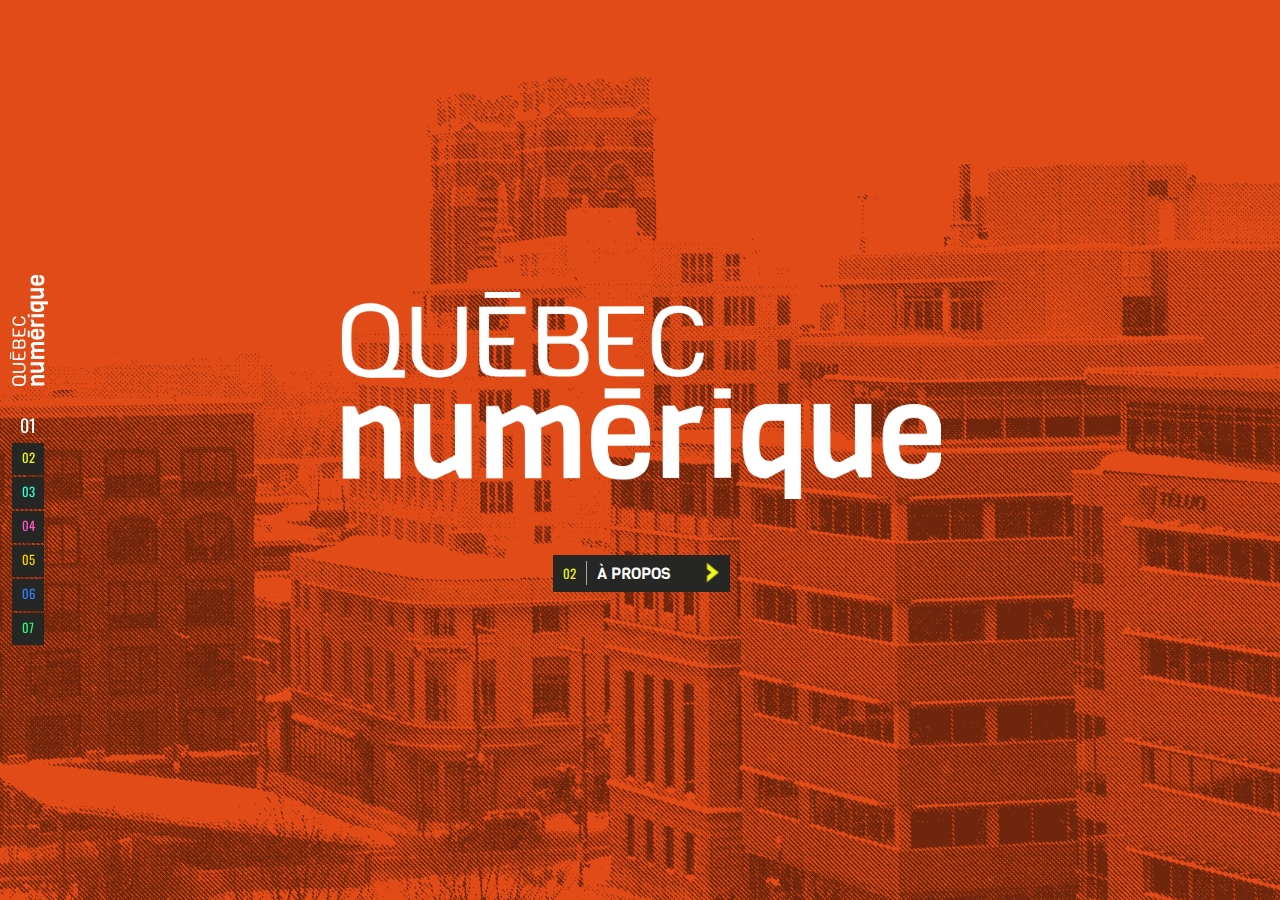
<file: index.html>
<!DOCTYPE html>
<!--[if IE 7]>
<html class="ie ie7" lang="fr-FR">
<![endif]-->
<!--[if IE 8]>
<html class="ie ie8" lang="fr-FR">
<![endif]-->
<!--[if !(IE 7) | !(IE 8)  ]><!-->
<html lang="fr-FR">
<!--<![endif]-->
<head>
  <meta charset="UTF-8" />
  <meta name="description" content="Québec numérique regroupe des individus et citoyens ayant en
  commun la missionde rassembler, développer, promouvoir et valoriser la communauté
  numérique de Québec.">
  <meta name="author" content="Libéo - http://www.libeo.com">
  <meta name="google-site-verification" content="yv0gFgv3aDfNj4wxfyh79cgBuFcCwc1KeYDufOHOkIw" />

  <!-- Metas DC -->
  <meta name="dcterms.description" content="Québec numérique regroupe des individus et citoyens ayant en
  commun la missionde rassembler, développer, promouvoir et valoriser la communauté
  numérique de Québec.">
  <meta name="dcterms.creator" content="Québec Numérique">
  <meta name="dcterms.title" content="Québec Numérique">

  <!-- Metas Facebook -->
  <meta property="og:url" content="http://quebecnumerique.com">
  <meta property="og:title" content="Québec Numérique">
  <meta property="og:description" content="Québec numérique regroupe des individus et citoyens ayant en
  commun la missionde rassembler, développer, promouvoir et valoriser la communauté
  numérique de Québec.">
  <meta property="og:image" content="http://quebecnumerique.com/images/fb-logo.png">

  <!-- Set the viewport width to device width for mobile -->
  <meta name="viewport" content="width=device-width, initial-scale=1.0, maximum-scale=1.0, user-scalable=no" />

  <link href='http://fonts.googleapis.com/css?family=Viga' rel='stylesheet' type='text/css'>
  <link href='http://fonts.googleapis.com/css?family=Titillium+Web:400,200,600' rel='stylesheet' type='text/css'>
  <link href='http://fonts.googleapis.com/css?family=Oswald:400,300' rel='stylesheet' type='text/css'>
  <link rel="shortcut icon" href="/favicon.ico" />

  <title>Québec Numérique</title>

  <link rel="stylesheet" id="reset-css"  href="css/reset.css" type="text/css" media="all" />
  <link rel="stylesheet" id="general-css"  href="css/general.css" type="text/css" media="all" />
  <link rel="stylesheet" id="header-css"  href="css/header.css" type="text/css" media="all" />
  <link rel="stylesheet" id="sections-css"  href="css/sections.css" type="text/css" media="all" />
  <link rel="stylesheet" id="media-queries-css"  href="css/media-queries.css" type="text/css" media="all" />
  <link rel="stylesheet" id="retina-css"  href="css/retina.css" type="text/css" media="all" />

  <!-- IE Fix for HTML5 Tags -->
    <!--[if lt IE 9]>
        <script src="http://html5shiv.googlecode.com/svn/trunk/html5.js"></script>
        <![endif]-->
        <?php
        /**
         * Les Javascripts et les CSS ne doivent pas être inclus ici!
         * Ils doivent être ajouter dans la fonction add_my_scripts() et add_my_styles()
         * dans le fichier functions.php (hint, allez voir la fichier functions.php)         *
         */
        ?>

      </head>
      <body class="home blog">
        <header>
          <!-- Logo -->
          <h1><span class="visuallyhidden">Québec Numérique</span></h1>
          <!-- Main navigation -->
          <nav>
            <ul>
              <li class="home active"><a href="#quebec-numerique"><span class="visuallyhidden">Section </span>01</a><span class="visuallyhidden"> : Québec Numérique </span></li>
              <li class="about"><a href="#a-propos"><span class="visuallyhidden">Section </span>02</a><span class="visuallyhidden"> : À propos </span></li>
              <li class="events"><a href="#evenements"><span class="visuallyhidden">Section </span>03</a><span class="visuallyhidden"> : Volet événements </span></li>
              <li class="our-events"><a href="#nos-evenements"><span class="visuallyhidden">Section </span>04</a><span class="visuallyhidden"> : Nos événements </span></li>
              <li class="place"><a href="#le-lieu"><span class="visuallyhidden">Section </span>05</a><span class="visuallyhidden"> : Le lieu </span></li>
              <li class="who-are-we"><a href="#qui-sommes-nous"><span class="visuallyhidden">Section </span>06</a><span class="visuallyhidden"> : Qui somme-nous ? </span></li>
              <li class="contact"><a href="#nous-contacter"><span class="visuallyhidden">Section </span>07</a><span class="visuallyhidden"> : Nous contacter </span></li>
            </ul>
          </nav>
        </header>

        <section class="home" id="quebec-numerique">
          <div class="contents-wrap">
            <div class="contents">
              <div class="home-wrap">
                <img src="images/qcnumerique-logo-large.png" alt="" class="retina">
                <p class="goto-section"><a href="#a-propos"><span class="visuallyhidden">Aller à la section </span><span class="number">02</span><span class="visuallyhidden"> : </span>À propos<span class="arrow"></span></a></p>
              </div>
            </div>
          </div>
        </section>
        <!-- About Section -->
        <section class="about" id="a-propos">
          <div class="light-bg">
            <div class="contents-wrap">
              <div class="contents">
                <header>
                  <h2>À propos</h2>
                  <div class="tagline"><p>Québec numérique regroupe des individus et citoyens ayant
                  en commun la mission de rassembler, développer,promouvoir et valoriser la communauté
                  numérique de Québec et son apport social et économique, par le partage,
                  la rencontre et l’émergence de projets communs.</p></div>
                </header>
                <div class="icon-box">
                  <div class="line left"></div>
                  <div class="icons">
                    <img src="images/about-icon-qc.png" alt="" class="retina">
                    <img src="images/about-icon-flag.png" alt="" class="retina">
                    <img src="images/about-icon-globe.png" alt="" class="retina">
                  </div>
                  <div class="line right"></div>
                </div>
                <div class="inset-box">
                  <p>Québec numérique désire accomplir sa mission en organisant et favorisant la
                  tenue d&#039;évènements, en mettant sur pied un lieu rassembleur, et en participant
                  au rayonnement international de la communauté numérique de Québec.</p>
                </div>
                <p class="goto-section"><a href="#evenements"><span class="visuallyhidden">Aller à la section </span><span class="number">03</span><span class="visuallyhidden"> : </span>Volet Événements<span class="arrow"></span></a></p>
              </div>
            </div>
          </div>
        </section>
        <!-- END About Section -->
        <!-- Events Section -->
        <section class="events" id="evenements">
          <div class="contents-wrap">
            <div class="contents">
              <header class="clearfix">
              <h2>Volet événements</h2>
                <div class="inset-box">
                  <p>Le développement du numérique dans notre région doit passer par
                  les événements, car ce sont les gens qui font le numérique.</p>
                </div>
              </header>
              <div class="aspects">
                <p>Par notre volet Événements, nous souhaitons notamment :</p>
                <ul class="clearfix">
                  <li class="bulb">Faire rayonner les expertises, les découvertes, le savoir d’ici</li>
                  <li class="arrows">Favoriser les échanges entre les acteurs du numérique</li>
                  <li class="bubble">Informer et intéresser au numérique des publics variés</li>
                  <li class="circle">Créer des synergies entre ces publics et le monde numérique</li>
                </ul>
              </div>
              <p class="goto-section"><a href="#nos-evenements"><span class="visuallyhidden">Aller à la section </span><span class="number">04</span><span class="visuallyhidden"> : </span>Nos Événements<span class="arrow"></span></a></p>
            </div>
          </div>
        </section>
        <!-- END Events Section -->
        <!-- Our Events Section -->
        <section class="our-events" id="nos-evenements">
          <div class="contents-wrap">
            <div class="contents">
              <header>
                <h2>Nos événements</h2>
                <p class="tagline">Nous nous impliquons dans différents événements :</p>
              </header>
              <div class="events">
                <ul class="event-nav">
                  <li class="active"><a class="buttonjs" href="#evenement0"><span class="visuallyhidden">Voir Web à Québec</span></a></li>
                  <li><a class="buttonjs" href="#evenement1"><span class="visuallyhidden">Voir Iron Web</span></a></li>
                  <li><a class="buttonjs" href="#evenement2"><span class="visuallyhidden">Voir Pique-Nique Numérique</span></a></li>
                  <li><a class="buttonjs" href="#evenement3"><span class="visuallyhidden">Voir Autres évènements</span></a></li>
                </ul>

                <div class="event-list">
                  <div class="event-wrap">
                  <article id="evenement1" class="inset-box rounded">
                    <h3>Web à Québec</h3>
                    <p><p>Le WAQ est à l&rsquo;origine de notre organisation, un événement qui est né suite au rassemblement d’un groupe de passionnées du Web qui se sont simplement dit qu’il manquait un événement à la hauteur de l’industrie du Web à Québec. Avec des conférenciers de qualité d’ici et d’ailleurs, c’est un rassemblement annuel à ne pas manquer.</p>
                    </p>

                    <p class="link">
                    <a href="http://webaquebec.org/">Visitez le site du Web à Québec</a>                                    </p>

                    <p class="nav-links">
                    <a href="#evenement2" class="right buttonjs"><span class="visuallyhidden">Voir l'événement suivant</span></a>
                    </p>

                    </article>
                    </div>
                    <div class="event-wrap">
                    <article id="evenement2" class="inset-box rounded">
                    <h3>Iron Web</h3>
                    <p><p>La compétition de développement web Iron Web est un moyen de faire rayonner la main d’oeuvre du Web et de faire connaitre les métiers qui composent une équipe de production.</p>
                    <p>En collaboration avec des organismes comme la Ville de Québec, nous demandons chaque année à des professionnels du Web d’expérimenter dans le développement d’outils numériques utiles au citoyen.</p>
                    </p>

                    <p class="link">
                    </p>

                    <p class="nav-links">
                    <a href="#evenement1" class="left buttonjs"><span class="visuallyhidden">Voir l'événement précédent</span></a>
                    <a href="#evenement3" class="right buttonjs"><span class="visuallyhidden">Voir les autres suivant</span></a>
                    </p>

                    </article>
                    </div>
                    <div class="event-wrap">
                    <article id="evenement3" class="inset-box rounded">
                    <h3>Pique-Nique Numérique</h3>
                    <p><p>Dans le cadre d’un rassemblement destiné aux passionnés du numérique et au grand public, la Place de l’Université-du-Québec se transformera en un espace numérique vivant, durant deux jours, proposant à la fois des lieux de discussions, d’échanges et une exposition rendant accessible près d’une vingtaine de projets et de prototypes à caractères technologiques et numériques.</p>
                    </p>

                    <p class="link">
                    <a href="http://piquenique.quebecnumerique.com/">Visiter le site de l'évènement</a>                                    </p>

                    <p class="nav-links">
                    <a href="#evenement2" class="left buttonjs"><span class="visuallyhidden">Voir l'événement précédent</span></a>
                    <a href="#evenement4" class="right buttonjs"><span class="visuallyhidden">Voir les autres suivant</span></a>
                    </p>

                    </article>
                    </div>
                    <div class="event-wrap">
                    <article id="evenement4" class="inset-box rounded">
                    <h3>Autres évènements</h3>
                    <p><p>Québec numérique souhaite favoriser au cours des prochaines années l&rsquo;émergence et la tenue de d&rsquo;autres évènements. Nous souhaitons aussi souligner d’autres événements organisés à Québec, dans un esprit similaire au notre, par des passionnées de la culture numérique.</p>
                    </p>


                    <p class="nav-links">
                     <a href="#evenement3" class="left buttonjs"><span class="visuallyhidden">Voir l'événement précédent</span></a>
                    </p>

                    </article>
                  </div>
                </div>
              </div>
              <p class="goto-section"><a href="#le-lieu"><span class="visuallyhidden">Aller à la section </span><span class="number">05</span><span class="visuallyhidden"> : </span>Le lieu<span class="arrow"></span></a></p>
            </div>
          </div>
        </section>
        <!-- END Our Events Section -->
        <!-- Place Section -->
        <section class="place" id="le-lieu">
          <div class="contents-wrap">
            <div class="contents">
              <header>
              <h2>Le lieu</h2>
                <h3><span class="visuallyhidden">1866</span></h3>
                <div class="tagline">
                  <p>Québec numérique souhaite rapidement créer un lieu ouvert et permanent
                  servant de point d’ancrage pour favoriser les initiatives individuelles et
                  collectives pour l’émergence du numérique à Québec, et permettre une ouverture
                  aux citoyens axés sur la promotion et l’appropriation du numérique.</p>
                </div>
              </header>
              <div class="inset-box">
                <img src="images/place-icon-marker.png" alt="" class="retina">
                 <p>Nous proposons la création d'un lieu physique multi-vocation, rassembleur, inclusif, qui stimule et anime les échanges d'intérêts.</p>
              </div>
              <p class="goto-section"><a href="#qui-sommes-nous"><span class="visuallyhidden">Aller à la section </span><span class="number">06</span><span class="visuallyhidden"> : </span>Qui sommes-nous?<span class="arrow"></span></a></p>
            </div>
          </div>
        </section>
        <!-- END Place Section -->
        <!-- Who are we Section -->
        <section class="who-are-we" id="qui-sommes-nous">
          <div class="contents-wrap">
            <div class="contents">
              <header>
                <h2>Qui sommes-nous?</h2>
                <div class="tagline">
                <p>Nous avons fondé un organisme sans but lucratif, Québec numérique,
                anciennement « Le web au Québec », dont le conseil d’administration compte
                sept membres :</p>
                </div>
              </header>
              <div class="faces">
                <ul>
                  <li><span class="picture"><img src="images/people/jonathan-parent.png" alt="Jonathan Parent"></span><a href="http://ca.linkedin.com/in/joparent">Jonathan<br>Parent</a></li>
                  <li><span class="picture"><img src="images/people/joe-bussiere.png" alt="Joé Bussière"></span><a href="http://www.linkedin.com/in/joebussiere">Joé<br> Bussière</a></li>
                  <li><span class="picture"><img src="images/people/cf-decelles.png" alt="Carl-FrédéricDe Celles"></span><a href="http://ca.linkedin.com/in/cfdecelles">Carl-Frédéric<br> De Celles</a></li>
                  <li><span class="picture"><img src="images/people/jp-doyle.png" alt="Jean-Philippe Doyle"></span><a href="http://j15e.com">Jean-Philippe<br> Doyle</a></li>
                  <li><span class="picture"><img src="images/people/jason-lemay.png" alt="Jason Lemay"></span><a href="http://ca.linkedin.com/in/jasonlemay">Jason<br/> Lemay</a></li>
                  <li><span class="picture"><img src="images/people/sylvie-bougie.png" alt="Sylvie Bougie"></span><a href="http://ca.linkedin.com/in/sylviebougie">Sylvie<br/> Bougie</a></li>
                </ul>
              </div>
              <div class="inset-box gradient">
                <p>De plus, Québec numérique peut compter sur l'apport d'une permanence :</p>
              </div>
              <div class="faces permanent">
                <ul>
                  <li>
                    <span class="picture"><img src="images/people/pl-lachance.png" alt="Pierre-Luc Lachance"></span>
                    <div class="description">
                      <a href="mailto:plachance@quebecnumerique.com">Pierre-Luc Lachance</a><br/>
                      <span class="title">directeur général</span>
                    </div>
                  </li>
                </ul>
              </div>
              <p class="goto-section"><a href="#nous-contacter"><span class="visuallyhidden">Aller à la section </span><span class="number">07</span><span class="visuallyhidden"> : </span>Nous contacter<span class="arrow"></span></a></p>
            </div>
          </div>
        </section>
        <!-- END Who are we Section -->
        <!-- Contact Section -->
        <section class="contact" id="nous-contacter">
          <div class="contents-wrap">
            <div class="contents">
              <header>
                <h2>Nous contacter</h2>
              </header>

              <section class="phone">
                <p>Demandes générales <a href="tel:+1-877-334-2547">1-877-334-2547</a></p>
                <p>Courriel du directeur général<a href="mailto:plachance@quebecnumerique.com">plachance@quebecnumerique.com</a></p>
                <p>Cellulaire du directeur général<a href="tel:+1-418-558-7455">1-418-558-7455</a></p>
              </section>

              <hr>

              <section class="email">
                <p>
                  <a href="mailto:info@quebecnumerique.com">info@quebecnumerique.com</a>
                  <a href="http://blogue.quebecnumerique.com">blogue.quebecnumerique.com</a>
                  <a href="http://startup.quebecnumerique.com">startup.quebecnumerique.com</a>
                </p>
                <p class="more">
                  <a target="_blank" href="https://www.facebook.com/qcnum">facebook</a>
                  <a target="_blank" href="https://twitter.com/qcnum">twitter</a><br>
                  <a target="_blank" href="https://vimeo.com/qcnum">vimeo</a>
                  <a target="_blank" href="https://youtube.com/qcnum">youtube</a><br>
                  <a target="_blank" href="http://www.flickr.com/photos/qcnum/">flickr</a>
                  <a target="_blank" href="http://instagram.com/quebecnumerique">instagram</a><br>
                  <a target="_blank" href="https://github.com/qcnum">github</a>
                </p>
              </section>
              <hr>


              <p class="goto-section"><a href="#quebec-numerique"><span class="visuallyhidden">Aller à la section </span><span class="number">01</span><span class="visuallyhidden"> : </span>Québec Numérique<span class="arrow reverse"></span></a></p>
              </div>
            </div>
        </section>
        <!-- END Contact Section -->

<script type='text/javascript' src='http://ajax.googleapis.com/ajax/libs/jquery/1.9.1/jquery.min.js?ver=1.9.1'></script>
<script type='text/javascript' src='js/libs/scroll-converter.min.js?ver=3.5.1'></script>
<script type='text/javascript' src='js/scroll.js?ver=3.5.1'></script>
<script type='text/javascript' src='js/resize.js?ver=3.5.1'></script>
<script type='text/javascript' src='js/retina.js?ver=3.5.1'></script>
<script>
(function(i,s,o,g,r,a,m){i['GoogleAnalyticsObject']=r;i[r]=i[r]||function(){
(i[r].q=i[r].q||[]).push(arguments)},i[r].l=1*new Date();a=s.createElement(o),
m=s.getElementsByTagName(o)[0];a.async=1;a.src=g;m.parentNode.insertBefore(a,m)
})(window,document,'script','//www.google-analytics.com/analytics.js','ga');

ga('create', 'UA-41116311-1', 'quebecnumerique.com');
  ga('send', 'pageview');

</script>
</body>
</html>
</file>
<file: css/general.css>
html, body {
  height: 100%;
  color:  white;
  font-family: 'Titillium Web', sans-serif;
}

a{
  color: white;
}

.visuallyhidden {
  border: 0;
  clip: rect(0 0 0 0);
  height: 1px;
  margin: -1px;
  overflow: hidden;
  padding: 0;
  position: absolute;
  width: 1px;
}

.clearfix:after {
  content: ".";
  display: block;
  clear: both;
  visibility: hidden;
  line-height: 0;
  height: 0;
}

/*.clearfix {
  display: inline-block;
}*/

html[xmlns] .clearfix {
  display: block;
}

* html .clearfix {
  height: 1%;
}
</file>
<file: css/header.css>
/*body > .scrollable{
    position: absolute;
    height: 100%;
    top: 0;
    bottom: 0;
    left: 0;
    right: 0;
}*/

body > header{
  position: fixed;
  left: 0;
  top: 50%;
  margin-top: -185px;
  padding: 10px;
  height: 370px;
  z-index: 100000;
}

body > header h1{
  background-image: url('../images/menu-logo.png');
  background-position: center center;
  background-repeat: no-repeat;
  width: 38px;
  height: 113px;
}

body > header nav{
  margin: 0 auto;
}

body > header nav ul{

}

body > header nav li{
  width: 2em;
  height: 2em;
}

body > header nav li a{
  text-decoration: none;
  font-size: 0.8em;
  line-height: 2.400em;
  text-align: center;
  width: 100%;
  height: 100%;
  background-color:  #262624;
  margin: 2px;
  display: block;
  font-family: Oswald, sans-serif;
}

body > header nav li.active a{
  font-size: 1.125em;
  line-height: 1.8em;
  color: #fff !important;
  background-color: transparent;
}

body > header nav li a:hover{
  color: #000 !important;
}

body > header nav li.active a:hover{
  color: #fff !important;
  background-color: transparent !important;
  cursor: default;
}

body > header nav li.home a         { color: #FF6D33; }
body > header nav li.about a        { color: #EEF91E; }
body > header nav li.events a       { color: #32FFD8; }
body > header nav li.our-events a   { color: #FF56C1; }
body > header nav li.place a        { color: #F8D300; }
body > header nav li.who-are-we a   { color: #357FFF; }
body > header nav li.contact a      { color: #2AF976; }

body > header nav li.home a:hover         { background-color: #FF6D33; }
body > header nav li.about a:hover        { background-color: #EEF91E; }
body > header nav li.events a:hover       { background-color: #32FFD8; }
body > header nav li.our-events a:hover   { background-color: #FF56C1; }
body > header nav li.place a:hover        { background-color: #ffed1b; }
body > header nav li.who-are-we a:hover   { background-color: #357FFF; }
body > header nav li.contact a:hover      { background-color: #2AF976; }
</file>
<file: css/sections.css>
/**
* Sections CSS
**/


/** General **/

body > section{
    width: 100%;
    height: 100%;
    display: block;
    float: left;
    overflow: hidden;
    overflow-y: scroll;
}

    body > section header{
        text-align: center;
    }
        body > section header h2{
            font-family: Viga, sans-serif;
            font-size: 3em;
            font-weight: 100;
            text-transform: uppercase;
            margin-bottom: 0.2em;
        }

        body > section header .tagline{
            font-family: 'Titillium Web', sans-serif;
            font-size: 1.125em;
            font-weight: 500;
            margin: 0 2em;
            line-height: 1.2em;
        }

body > section .contents-wrap{
    display: table;
    height: 100%;
    width: 100%;
}

    body > section .contents-wrap .contents{
        display: table-cell;
        vertical-align: middle;
    }

body > section .inset-box{
    background-color: rgba(38,38,38,0.7);
    filter: progid:DXImageTransform.Microsoft.gradient( startColorstr='#b3262626', endColorstr='#b3262626',GradientType=0 ); /* IE6-9 */
    font-family: 'Titillium Web', sans-serif;
}

    body > section .inset-box.rounded{

    }

    body > section .inset-box.gradient{
        background: -moz-linear-gradient(left,  rgba(0,0,0,0) 0%, rgba(0,0,0,0.3) 40%, rgba(0,0,0,0.3) 60%, rgba(0,0,0,0) 100%); /* FF3.6+ */
        background: -webkit-gradient(linear, left top, right top, color-stop(0%,rgba(0,0,0,0)), color-stop(40%,rgba(0,0,0,0.3)), color-stop(60%,rgba(0,0,0,0.3)), color-stop(100%,rgba(0,0,0,0))); /* Chrome,Safari4+ */
        background: -webkit-linear-gradient(left,  rgba(0,0,0,0) 0%,rgba(0,0,0,0.3) 40%,rgba(0,0,0,0.3) 60%,rgba(0,0,0,0) 100%); /* Chrome10+,Safari5.1+ */
        background: -o-linear-gradient(left,  rgba(0,0,0,0) 0%,rgba(0,0,0,0.3) 40%,rgba(0,0,0,0.3) 60%,rgba(0,0,0,0) 100%); /* Opera 11.10+ */
        background: -ms-linear-gradient(left,  rgba(0,0,0,0) 0%,rgba(0,0,0,0.3) 40%,rgba(0,0,0,0.3) 60%,rgba(0,0,0,0) 100%); /* IE10+ */
        background: linear-gradient(to right,  rgba(0,0,0,0) 0%,rgba(0,0,0,0.3) 40%,rgba(0,0,0,0.3) 60%,rgba(0,0,0,0) 100%); /* W3C */
        filter: progid:DXImageTransform.Microsoft.gradient( startColorstr='#00000000', endColorstr='#00000000',GradientType=1 ); /* IE6-9 */
    }

body > section p.goto-section {
    text-align: center;
    margin-top: 50px;
}

    body > section p.goto-section a{
        background-color: #262624;
        font-family: Viga, sans-serif;
        text-transform: uppercase;
        display: inline-block;
        color: white;
        line-height: 2.313em;
        text-decoration: none !important;
        padding: 0 60px 0 10px;
        position: relative;
    }

        body > section p.goto-section a .number{
            color: green;
            font-size: 0.8em;
            padding: 3px 10px 2px 0;
            border-right: 1px solid #A6A6A6;
            margin-right: 10px;
            font-family: Oswald, sans-serif;
        }

        body > section p.goto-section a .arrow{
            background-color:  #A0AD00;
            background-image: url('../images/goto-section-mask.png');
            background-position: center center;
            width: 1.5em;
            height: 1.5em;
            position: absolute;
            right: 5px;
            top: 50%;
            margin-top: -0.75em;
            display: inline-block;
            transform: translateX(0);
        }

        body > section p.goto-section a .arrow.reverse{
            background-image: url('../images/goto-section-mask-reverse.png');
        }

/** Home Section **/

body > section.home{
    background-color:  #E14E24;
    background-image: url('../images/img-qcnum.png');
    background-size: cover;
}

    body > section.home .home-wrap{
        width: 600px;
        text-align: left;
        margin: 0 auto;
        position: relative;
    }

        body > section.home .home-wrap img{
            width: 600px;
            height: auto;
        }

    body > section.home p.month-teaser{
        width: 251px;
        height: 251px;
        background-image: url('../images/home-circle-logo.png');
        background-repeat: no-repeat;
        background-position: center center;
        position: absolute;
        left: 0;
        top: 50%;
        margin-top: -125px;
        text-align: center;
        font-size: 5em;
        font-family: 'Oswald', sans-serif;
        text-transform: uppercase;
        font-weight: 300;
        letter-spacing: 0.1em;
    }

        body > section.home p.month-teaser .year{
            display: block;
            font-size: 0.3em;
        }

    body > section.home p.goto-section a .number{
        color:  #EEF91E;
    }
    body > section.home p.goto-section a:hover{
        color:  #EEF91E;
    }
    body > section.home p.goto-section a .arrow{
        background-color:  #EEF91E;
    }

/** About Section **/

body > section.about{
    background-color:  #A0AD00;
    background-image: url('../images/img-apropos.png');
    background-size: cover;
}

    body > section.about .light-bg{
        width: 554px;
        height: 100%;
        margin: 0 auto;
    }

        body > section.about header h2{
            font-size: 3.599em;
            margin-bottom: 10px;
        }

        body > section.about header .tagline{
            padding: 15px 2em 0;
            margin: 0;
        }

        body > section.about .contents .icon-box{
            margin: 20px 0;
            position: relative;
        }

            body > section.about .contents .icon-box .icons{
                margin: 7px auto;
                width: 30%;
                text-align: center;
            }

                body > section.about .contents .icon-box .icons img{
                    width: 36px;
                    height: 36px;
                    margin: 0 2px;
                }


            body > section.about .contents .icon-box .line{
                width: 35%;
                border-bottom: 1px solid #FFF;
            }

                body > section.about .contents .icon-box .line.left{
                    position: absolute;
                    left: 0;
                    top: 50%;
                }

                body > section.about .contents .icon-box .line.right{
                    position: absolute;
                    right: 0;
                    top: 50%;
                }

        body > section.about .inset-box{
            font-weight: normal;
            font-size: 0.95em;
            padding: 20px 20px 10px 20px;
            text-align: center;
        }

        body > section.about p.goto-section a .number{
            color:  #32FFD8;
        }
        body > section.about p.goto-section a:hover{
            color:  #32FFD8;
        }
        body > section.about p.goto-section a .arrow{
            background-color:  #32FFD8;
        }


/** Events Section **/

body > section.events{
    background-color:  #00ACA7;
    background-image: url('../images/img-evenements.png');
    background-size: cover;
}

    body > section.events header{
        margin: 10px auto 30px;
        width: 685px;
    }

    body > section.events header h2{
        float: left;
        width: 330px;
        text-align: right;
        line-height: 1em;
    }

    body > section.events header .inset-box{
        width: 330px;
        margin: 3px 0 0 25px;
        float: left;
    }
        body > section.events header .inset-box p{
            font-weight: 500;
            padding: 14px;
            text-align: left;
            line-height: 1.3em;
            margin: 0;
        }

        body > section.events .aspects{
            background-color: rgba(17,173,167,0.6);
            filter: progid:DXImageTransform.Microsoft.gradient( startColorstr='#9911ada7', endColorstr='#9911ada7',GradientType=0 ); /* IE6-9 */
            width: 808px;
            margin: 0 auto;
            width: 80%;
            text-align: center;
            padding: 20px;
        }

            body > section.events .aspects p{
                font-size: 1.125em;
                font-family: Viga, sans-serif;
                text-transform: uppercase;
            }

            body > section.events .aspects ul li{
                width: 141px;
                display: inline-block;
                font-size: 1.125em;
                font-family: "Titillium Web", sans-serif;
                font-weight: 600;
                line-height: 20px;
                padding: 100px 20px 0;
                background-position: top center;
                background-repeat: no-repeat;
            }

            body > section.events .aspects ul li + li{
                margin-left: 40px;
            }

            body > section.events .aspects ul li + li:before{
                content: " ";
                display: block;
                position: absolute;
                background-image: url('../images/events-icon-plus.png');
                margin: -80px 0 0 -55px;
                width: 35px;
                height: 35px;
            }

                body > section.events .aspects ul li.bulb{
                    background-image: url('../images/events-icon-bulb.png');
                }

                body > section.events .aspects ul li.arrows{
                    background-image: url('../images/events-icon-arrows.png');
                }

                body > section.events .aspects ul li.bubble{
                    background-image: url('../images/events-icon-bubble.png');
                }

                body > section.events .aspects ul li.circle{
                    background-image: url('../images/events-icon-circle.png');
                }

                body > section.events .aspects ul li span{
                    display:  block;
                }


        body > section.events p.goto-section a .number{
            color:  #FF56C1;
        }
        body > section.events p.goto-section a:hover{
            color:  #FF56C1;
        }
        body > section.events p.goto-section a .arrow{
            background-color:  #FF56C1;
        }



/** Our Events Section **/

body > section.our-events{
    background-color:  #9B2B78;
    background-image: url('../images/img-nosevenements.png');
    background-size: cover;
}

    body > section.our-events header{
        position: relative;
        width: 530px;
        margin: 0 auto 30px;
        padding-top: 90px;
    }
        body > section.our-events header h2{
            text-align: right;
            width: 320px;
            line-height: 1em;
            margin: 0;
        }

        body > section.our-events header .tagline{
            background-image: url('../images/our-events-bubble.png');
            background-position: right top;
            background-repeat: no-repeat;
            width: 165px;
            text-align: left;
            padding: 55px 0 0 0;
            position: absolute;
            left: 340px;
            bottom: 6px;
            margin: -52px 0 0 0;
            z-index: 1000;
            line-height: 1.25em;
        }

            body > section.our-events header .tagline span{
                display: block;
            }

    body > section.our-events .events{
        width: 100%;
        overflow: hidden;
        position: relative;
    }

        body > section.our-events .events ul{
            text-align: center;
            position: relative;
            z-index: 1000;
            margin-bottom: -16px;
            margin-top: 16px;
        }

            body > section.our-events .events ul li{
                display: inline-block;
                width: 19px;
                height: 19px;
                margin: 0 3px;
            }

                body > section.our-events .events ul li button,
                body > section.our-events .events ul.event-nav li a,
                body > section.our-events .events ul.event-nav li.active a{
                    background: none;
                    background-image: url('../images/our-events-bullet-off.png');
                    background-position: center center;
                    background-repeat: no-repeat;
                    border: none;
                    display: block;
                    width: 19px;
                    height: 19px;
                    cursor: pointer;
                    cursor: hand;
                }

                    body > section.our-events .events ul li.active button{
                        background-image: url('../images/our-events-bullet-on.png');
                    }



        body > section.our-events .event-list{
            /*width: 8000px;*/
        }
            body > section.our-events .events .event-wrap{
                width: 100%;
                float: left;
            }
                body > section.our-events .events article{
                    width:  496px;
                    margin: 0 auto;
                    padding: 20px;
                    text-align: center;
                    position: relative;
                }
                    body > section.our-events .events article h3{
                        font-size: 1.750em;
                        text-align: center;
                        margin: 15px 0 0;
                    }

            body > section.our-events .event-list .nav-links{
            }
                body > section.our-events .event-list .nav-links button,
                body > section.our-events .event-list .nav-links a{
                    background: none;
                    border: none;
                    display: inline-block;
                    width: 31px;
                    height: 51px;
                    cursor: pointer;
                    cursor: hand;
                    position: absolute;
                    top: 50%;
                    margin-top: -25px;
                }

                    body > section.our-events .event-list .nav-links button.right,
                    body > section.our-events .event-list .nav-links a.right{
                        background-image: url('../images/our-events-nav-arrow-right.png');
                        right: -45px;
                    }

                    body > section.our-events .event-list .nav-links button.left,
                    body > section.our-events .event-list .nav-links a.left{
                        background-image: url('../images/our-events-nav-arrow-left.png');
                        left: -45px;
                    }


            body > section.our-events .event-list article p.link a,
            body > section.our-events .event-list article ul.links a{
                color: #FF56C1;
                background-color: black;
                text-decoration: none;
                text-transform: uppercase;
                padding: 1px 5px;
            }

            body > section.our-events .event-list article p.link a:hover,
            body > section.our-events .event-list article ul.links a:hover{
                background-color: #FF56C1;
                color: black;
            }


            body > section.our-events .event-list article ul.links li{
                width: 48%;
                margin: 0;
                display: inline-block;
                padding-bottom: 20px;
                padding-right: 5px;
            }


            body > section.our-events .event-list article ul.links li:first-child,
            body > section.our-events .event-list article ul.links li:first-child + li + li,
            body > section.our-events .event-list article ul.links li:first-child + li + li + li + li{
                text-align: right;
            }

            body > section.our-events .event-list article ul.links li:first-child + li,
            body > section.our-events .event-list article ul.links li:first-child + li + li + li,
            body > section.our-events .event-list article ul.links li:first-child + li + li + li + li + li{
                text-align: left;
            }

            body > section.our-events p.goto-section a .number{
                color:  #F8D300;
            }
            body > section.our-events p.goto-section a:hover{
                color:  #F8D300;
            }
            body > section.our-events p.goto-section a .arrow{
                background-color:  #F8D300;
            }



/** Place Section **/

body > section.place{
    background-color:  #D39B00;
    background-image: url('../images/img-lelieu.png');
    background-size: cover;
}

    body > section.place header{
        position: relative;
        width: 545px;
        margin: 0 auto;
        text-align: left;
        padding-left: 180px;
    }

    body > section.place header h2{
        margin-bottom: 0.6em;
    }

        body > section.place header h3{
            position: absolute;
            background-image: url('../images/place-circle-bg.png');
            background-position: center center;
            background-repeat: no-repeat;
            width: 145px;
            height: 145px;
            left: 20px;
            /*top: 50%;
            margin-top: -72px;*/
            top: 90px;
            z-index: 1000;
        }

            body > section.place header .tagline{
                margin: 0 2.3em 0 0;
                background-color: rgba(224,167,43,0.6);
                padding: 15px;
            }


    body > section.place .inset-box{
        position: relative;
        width: 530px;
        margin: 0 auto;
        text-align: center;
        margin-top: 30px;
    }

        body > section.place .inset-box span.break{
            display: block;
        }

        body > section.place .inset-box img{
            position: absolute;
            right: 25px;
            top: -15px;
            width: 39px;
            height: 60px;
        }

        body > section.place .inset-box p{
            padding: 20px 50px 20px 15px;
            margin-bottom: 10px;
        }

        body > section.place .inset-box p.link{
            margin: 0;
            padding: 0 15px 0;
        }

        body > section.place .inset-box p.link a{
            color: #F7D426;
            background-color: black;
            text-decoration: none;
            text-transform: uppercase;
            padding: 1px 10px;
            display: inline-block;
            margin: 15px 0;
        }

        body > section.place .inset-box p.link a:hover{
            background-color: #F7D426;
            color: black;
        }



        body > section.place p.goto-section a .number{
            color:  #357FFF;
        }
        body > section.place p.goto-section a:hover{
            color:  #357FFF;
        }
        body > section.place p.goto-section a .arrow{
            background-color:  #357FFF;
        }

/** Who are we Section **/

body > section.who-are-we{
    background-color:  #24449E;
    background-image: url('../images/img-quinoussommes.png');
    background-size: cover;
}

    body > section.who-are-we a{
        text-decoration: none;
    }
    body > section.who-are-we a:hover{
        text-decoration: underline;
    }

    body > section.who-are-we header{
        width: 560px;
        margin: 0 auto;
    }

    body > section.who-are-we header h2{
        margin-bottom: 0.6em;
    }

    body > section.who-are-we .faces ul{
        text-align: center;
        margin: 30px 0;
    }
        body > section.who-are-we .faces ul li{
            width: 120px;
            text-align: center;
            line-height: 1.3em;
            text-transform: uppercase;
            font-family: Viga, sans-serif;
            font-size: 0.8em;
            font-weight: 200;
            display: inline-block;
        }

        body > section.who-are-we .faces.permanent ul li{
            width: auto;
        }

            body > section.who-are-we .faces.permanent ul li .picture{
                display: inline-block;
                vertical-align: middle;
            }
            body > section.who-are-we .faces.permanent ul li .description{
                display: inline-block;
                padding: 10px;
                margin-right: 10px;
            }
            body > section.who-are-we .faces.permanent ul li .title{
                font-size: 0.75em;
                display: inline-block;
            }

            body > section.who-are-we .faces ul li .break{
                display: block;
            }

            body > section.who-are-we .faces ul li .picture{
                position: relative;
                margin: 0 auto;
                margin-bottom: 10px;
            }

            body > section.who-are-we .faces ul li .picture,
            body > section.who-are-we .faces ul li .picture img{
                width: 80px;
                height: 80px;
                display: block;
            }

                 body > section.who-are-we .faces ul li .picture .mask{
                     position: absolute;
                     width: 80px;
                     height: 80px;
                     background-image: url('../images/who-pic-mask.png');
                     background-position: center center;
                     background-repeat: no-repeat;
                     top: 0;
                     left: 0;
                     display: block;
                 }


     body > section.who-are-we .inset-box{
         position: relative;
         width: 700px;
         margin: 0 auto;
     }

         body > section.who-are-we .inset-box img{
             position: absolute;
             top: 50%;
             left: 100px;
             margin-top: -46px;
             width: 92px;
             height: 92px;
         }

         body > section.who-are-we .inset-box p{
             text-align: center;
             padding: 10px 0;
         }

             body > section.who-are-we .inset-box p .name{
                 text-transform: uppercase;
                 font-family: Viga, sans-serif;
                 font-size: 0.8em;
             }


            body > section.who-are-we p.goto-section a .number{
                color:  #2AF976;
            }
            body > section.who-are-we p.goto-section a:hover{
                color:  #2AF976;
            }
            body > section.who-are-we p.goto-section a .arrow{
                background-color:  #2AF976;
            }

/** Contact Section **/

body > section.contact{
    background-color:  #009861;
    background-image: url('../images/img-contacter.png');
    background-size: cover;
}

    body > section.contact section{
        width: 328px;
        margin: 0 auto;
        background-position: center left;
        background-repeat: no-repeat;
        padding: 1.5em 0;
        padding-left: 90px;
    }
        body > section.contact section.mail{
            background-image: url('../images/contact-icon-mail.png');
        }

        body > section.contact section.email{
            background-image: url('../images/contact-icon-email.png');
        }

        body > section.contact section.phone{
            background-image: url('../images/contact-icon-phone.png');
        }

    body > section.contact section h3{
        margin-bottom: 0px;
        text-transform: uppercase;
        font-size: 1.15em;
    }

    body > section.contact section address{
        font-style: normal;
        font-weight: 200;
    }

    body > section.contact section a{
        font-weight: 200;
        text-decoration: none;
        display: block;
    }
        body > section.contact section a:hover{
            text-decoration: underline;
        }


    body > section.contact section p.more {
        margin-bottom: 0;
    }
        body > section.contact section p.more a{
            display: inline-block;
            color: #96f48c;
            background-color: #262624;
            padding: 1px 5px;
            margin: 2px 0;
        }

    body > section.contact hr{
        width: 328px;
        display:block;
        height:1px;
        border:0;
        border-top:2px solid #ffffff;
        margin:0 auto;
        padding:0;
        position: relative;
        left: 45px;
    }

    body > section.contact p.goto-section {
        margin-top: 20px;
    }

    body > section.contact p.goto-section a .number{
        color:  #FF6D33;
    }
    body > section.contact p.goto-section a:hover{
        color:  #FF6D33;
    }
    body > section.contact p.goto-section a .arrow{
        background-color:  #FF6D33;
    }


/************************************************














***/
</file>
<file: css/media-queries.css>
/* Mobile only */
@media screen and (max-width: 767px) {
  body{
    font-size: 80%;
  }

  fieldset, img{
    max-width: 100%;
  }

  body > section p.goto-section a{
    padding: 0 40px 0 10px;
  }

  body > header nav li.active a{
    font-size: 1.125em !important;
    line-height: 2.3em !important;
    color: #fff !important;
    background-color: transparent !important;
  }

  body > header{
    background: #262624;
    padding: 10px 5px 15px 6px;
    height: 100%;
    margin: 0;
    top: 0;
    width: 37px;
  }

  body > header h1{
    width: 30px;
    background-size: 100%;
    position: absolute;
    bottom: 250px;
    left: 10px;
  }

  body > section header h2{
    font-size: 2.1em !important;
  }

  body > header nav{
    position: absolute;
    bottom: 35px;
  }

  body > header nav li{
    width: 32px;
    height: 32px;
  }

  body > header nav li a{
    color: #262624 !important;
    font-size: 1.1em !important;
  }

  body > header nav li.home a         { background-color: #FF6D33; }
  body > header nav li.about a        { background-color: #EEF91E; }
  body > header nav li.events a       { background-color: #32FFD8; }
  body > header nav li.our-events a   { background-color: #FF56C1; }
  body > header nav li.place a        { background-color: #F8D300; }
  body > header nav li.who-are-we a   { background-color: #357FFF; }
  body > header nav li.contact a      { background-color: #2AF976; }

  body > section{
    padding: 20px 30px 0 75px;
    box-sizing: border-box;
    -moz-box-sizing: border-box;
    -webkit-box-sizing: border-box;
  }

  body > section.home{
    padding: 0;
  }

  body > section .light-bg{
    width: 100% !important;
  }

  body > section.home .home-wrap{
    width: 65%;
    padding-left: 40px;
  }

  body > section.home .home-wrap > img{
    margin-top: -25px;
  }

  body > section.home p.month-teaser{
    width: 180px;
    height: 180px;
    background-size: 100%;
    top: 40%;
    left: auto;
  }

  body > section.about .contents .icon-box .line{
    width: 25%;
  }
  body > section.about .contents .icon-box .icons{
    width: 75%;
  }

  body > section.events header{
    width: auto;
  }

  body > section.events header h2{
    width: auto;
    float: none;
    text-align: center;
  }

  body > section.events header .inset-box{
    width: 80%;
    padding: 0 20px;
    float: none;
    margin: 0 auto;
  }

  body > section.events{
    /*padding: 20px 30px 0 60px;*/
  }

  body > section.events .aspects{
    /*width: 75%;*/
  }

  body > section.events .aspects ul li{
    margin-bottom: 30px;
    width: 70%;
    max-width: 170px;
  }

    body > section.events .aspects ul li + li{
      margin-left: 0;
    }

    body > section.events .aspects ul li + li:before{
      display: none;
    }

  body > section.our-events{
    padding-left: 30px;
  }

  body > section.our-events header{
    width: auto;
    padding-top: 0;
  }

  body > section.our-events header h2{
    padding: 10px 15% 0 15%;
    /*margin: 150px 0 -150px 0;*/
    width: 30%; /* Force le titre à afficher sur deux lignes */
    line-height: 1.2em;
    box-sizing: border-box;
    -moz-box-sizing: border-box;
    -webkit-box-sizing: border-box;
  }

  body > section.our-events header .tagline{
    width: 125px;
    height: 110px;
    left: auto;
    top: 140px;
    padding: 50px 0 0 15%;
  }

  body > section.our-events .events{
    margin-top: 140px;
  }

  body > section.our-events .events .event-wrap{

  }

  body > section.our-events .events ul.event-nav{
    margin-left: -24px;
  }

  body > section.our-events .events article{
    width: 55%;
    left: -10px;
    padding: 20px 6%;
  }

  body > section.our-events .event-list article ul.links li{
    width: 100%;
    text-align: center !important;
  }

  body > section.our-events p.goto-section a{
    margin-left: -30px;
  }

  body > section.place header{
    width: 100%;
    padding: 0;
    margin: 30px 0 0;
  }

  body > section.place header h3{
    position: relative;
    margin: 15px auto;
    top: 50%;
    left: 0;
  }

  body > section.place header h2{
    text-align: center;
  }

  body > section.place header .tagline{
    text-align: center;
    margin: 0;
  }

  body > section.place .inset-box{
    width: 100%;
  }

  body > section.who-are-we header{
    width: 100%;
    margin: 0;
  }

  body > section.who-are-we .inset-box{
    width: 80%;
  }

  body > section.who-are-we .inset-box img{
    left: 0;
  }

  body > section.who-are-we .inset-box p{
    width: 100%;
  }

  body > section.who-are-we .faces ul{
    margin: 40px 0 0;
  }

  body > section.who-are-we .faces ul:after{
    content: ".";
      display: block;
      clear: both;
      visibility: hidden;
      line-height: 0;
      height: 0;
  }

  body > section.who-are-we .faces ul li{
    display: block;
    float: left;
    min-height: 135px;
    width: 50%;
  }

  body > section.who-are-we .faces.permanent ul li{
    min-height: inherit;
    padding: 10px 0;
    width: 80%;
  }

  body > section.contact header{
    width: 70%;
    text-align: left;
  }

  body > section.contact section{
    width: 60%;
    margin: 0;
    padding-left: 70px;
  }

  body > section.contact hr{
    width: 100%;
    left: 0;
    margin: 0;
  }
}

/* Horizontal mobile */
@media screen and (max-width: 767px) and (min-width: 479px) and (max-height: 370px){

  body > section{
    padding-left: 105px;
  }

  body > header{
    width: 67px;
  }

  body > header h1{
    bottom: 0px;
    left: 5px;
  }

  body > section header h2{
    font-size: 2.1em !important;
  }

  body > header nav{
    left: 40px;
    bottom: 33px;
  }

  body > header nav li{
    width: 26px;
    height: 26px;
  }

  body > header nav li a{
    line-height: 2em !important;
  }

  body > header nav li.active a{
    line-height: 1.9em !important;
  }

  body > section.home .home-wrap{
    width: 190px;
    padding-left: 250px;
    padding-top: 25px;
  }

  body > section.home .home-wrap > img{
    margin-top: 0;
  }

  body > section.home p.month-teaser{
    top: 50%;
    left: 80px;
    width: 150px;
    height: 150px;
    margin-top: -65px;
  }

  body > section.our-events header h2{
    padding: 10px 15% 0 17%;
  }

  body > section.our-events header .tagline{
    right: 16%;
    left: auto;
    top: 39px;
    line-height: 1em;
  }

  body > section.our-events .events article{
    left: 7px;
  }

  body > section.our-events .events {
    margin-top: 10px;
  }

  body > section.our-events .events article{
    width: 60%;
  }

  body > section.who-are-we .faces ul li{
    width: 33.33%;
  }

  body > section.place header{
    width: 80%;
    margin: 10px auto 0;
  }
}

/* Horizontal mobile (large screens) */
@media screen and (max-width: 767px) and (min-width: 639px){
  body > section.who-are-we .faces ul li{
    width: 33%;
  }
}

/* Events list fix */
@media screen and (max-width: 1150px){
  body > section.events .aspects ul li{
    margin-bottom: 30px;
    width: 70%;
    max-width: 141px;
  }
    body > section.events .aspects ul li + li{
      margin-left: 0;
    }
    body > section.events .aspects ul li + li:before{
      display: none;
    }
}
@media screen and (max-width: 990px){
  body > section.events .aspects ul li{
    display: block;
    float: left;
    margin-bottom: 30px;
    width: 49%;
    min-height: 200px;
    max-width: 100%;
    padding: 100px 7% 0;
    box-sizing: border-box;
    -moz-box-sizing: border-box;
    -webkit-box-sizing: border-box;
  }
}
@media screen and (max-width: 600px){
  body > section.events .aspects ul li{
    float: none;
    margin-bottom: 0px;
    width: 100%;
    padding: 100px 30% 0;
  }
}
@media screen and (max-width: 500px){
  body > section.events .aspects ul li{
    padding: 100px 15% 0;
  }
}

/* Who we are fix */
@media screen and (max-width: 800px) and (min-width: 767px){
  body > section.who-are-we .faces ul li{
    width: 105px;
  }
}
/* Chrome fix events */
@media screen and (-webkit-min-device-pixel-ratio:0) {
  body > section.our-events .events ul{
    margin-top: 0;
    margin-bottom: -10px;
  }
}
</file>
<file: css/retina.css>
/*@media only screen and (min--moz-device-pixel-ratio: 2),
only screen and (-o-min-device-pixel-ratio: 2/1),
only screen and (-webkit-min-device-pixel-ratio: 2),
only screen and (min-device-pixel-ratio: 2) {

	body > section p.goto-section a .arrow{
		background-image: url('../images/goto-section-mask-2x.png');
		background-size: 75px;
	}
	body > section p.goto-section a .arrow.reverse{
		background-image: url('../images/goto-section-mask-reverse-2x.png');
		background-size: 75px;
	}
	body > header h1{
        background-image: url('../images/menu-logo-2x.png');
        background-size: 38px 113px;
    }
	body > section.home p.month-teaser{
		background-image: url('../images/home-circle-logo-2x.png');
		background-size: 245px;
	}
	body > section.events .aspects ul li + li:before{
		background-image: url('../images/events-icon-plus-2x.png');
		background-size: 43px;
	}
	body > section.events .aspects ul li.bulb{
		background-image: url('../images/events-icon-bulb-2x.png');
		background-size: 76px;
	}
	body > section.events .aspects ul li.arrows{
		background-image: url('../images/events-icon-arrows-2x.png');
		background-size: 76px;
	}
	body > section.events .aspects ul li.bubble{
		background-image: url('../images/events-icon-bubble-2x.png');
		background-size: 76px;
	}
	body > section.events .aspects ul li.circle{
		background-image: url('../images/events-icon-circle-2x.png');
		background-size: 76px;
	}
	body > section.our-events header .tagline{
		background-image: url('../images/our-events-bubble-2x.png');
		background-size: 68px 59px;
	}
	body > section.our-events .events ul li button,
	body > section.our-events .events ul.event-nav li a,
	body > section.our-events .events ul.event-nav li.active a{
		background-image: url('../images/our-events-bullet-off-2x.png');
		background-size: 19px;
	}
	body > section.our-events .events ul li.active button{
		background-image: url('../images/our-events-bullet-on-2x.png');
		background-size: 19px;
	}
	body > section.our-events .event-list .nav-links button.right,
	body > section.our-events .event-list .nav-links a.right{
		background-image: url('../images/our-events-nav-arrow-right-2x.png');
		background-size: 31px 51px;
	}
	body > section.our-events .event-list .nav-links button.left,
	body > section.our-events .event-list .nav-links a.left{
		background-image: url('../images/our-events-nav-arrow-left-2x.png');
		background-size: 31px 51px;
	}
	body > section.place header h3{
		background-image: url('../images/place-circle-bg-2x.png');
		background-size: 145px;
	}
	body > section.contact section.mail{
		background-image: url('../images/contact-icon-mail-2x.png');
		background-size: 61px;
	}
	body > section.contact section.email{
		background-image: url('../images/contact-icon-email-2x.png');
		background-size: 61px;
	}
	body > section.contact section.phone{
		background-image: url('../images/contact-icon-phone-2x.png');
		background-size: 61px;
	}

}*/
</file>
